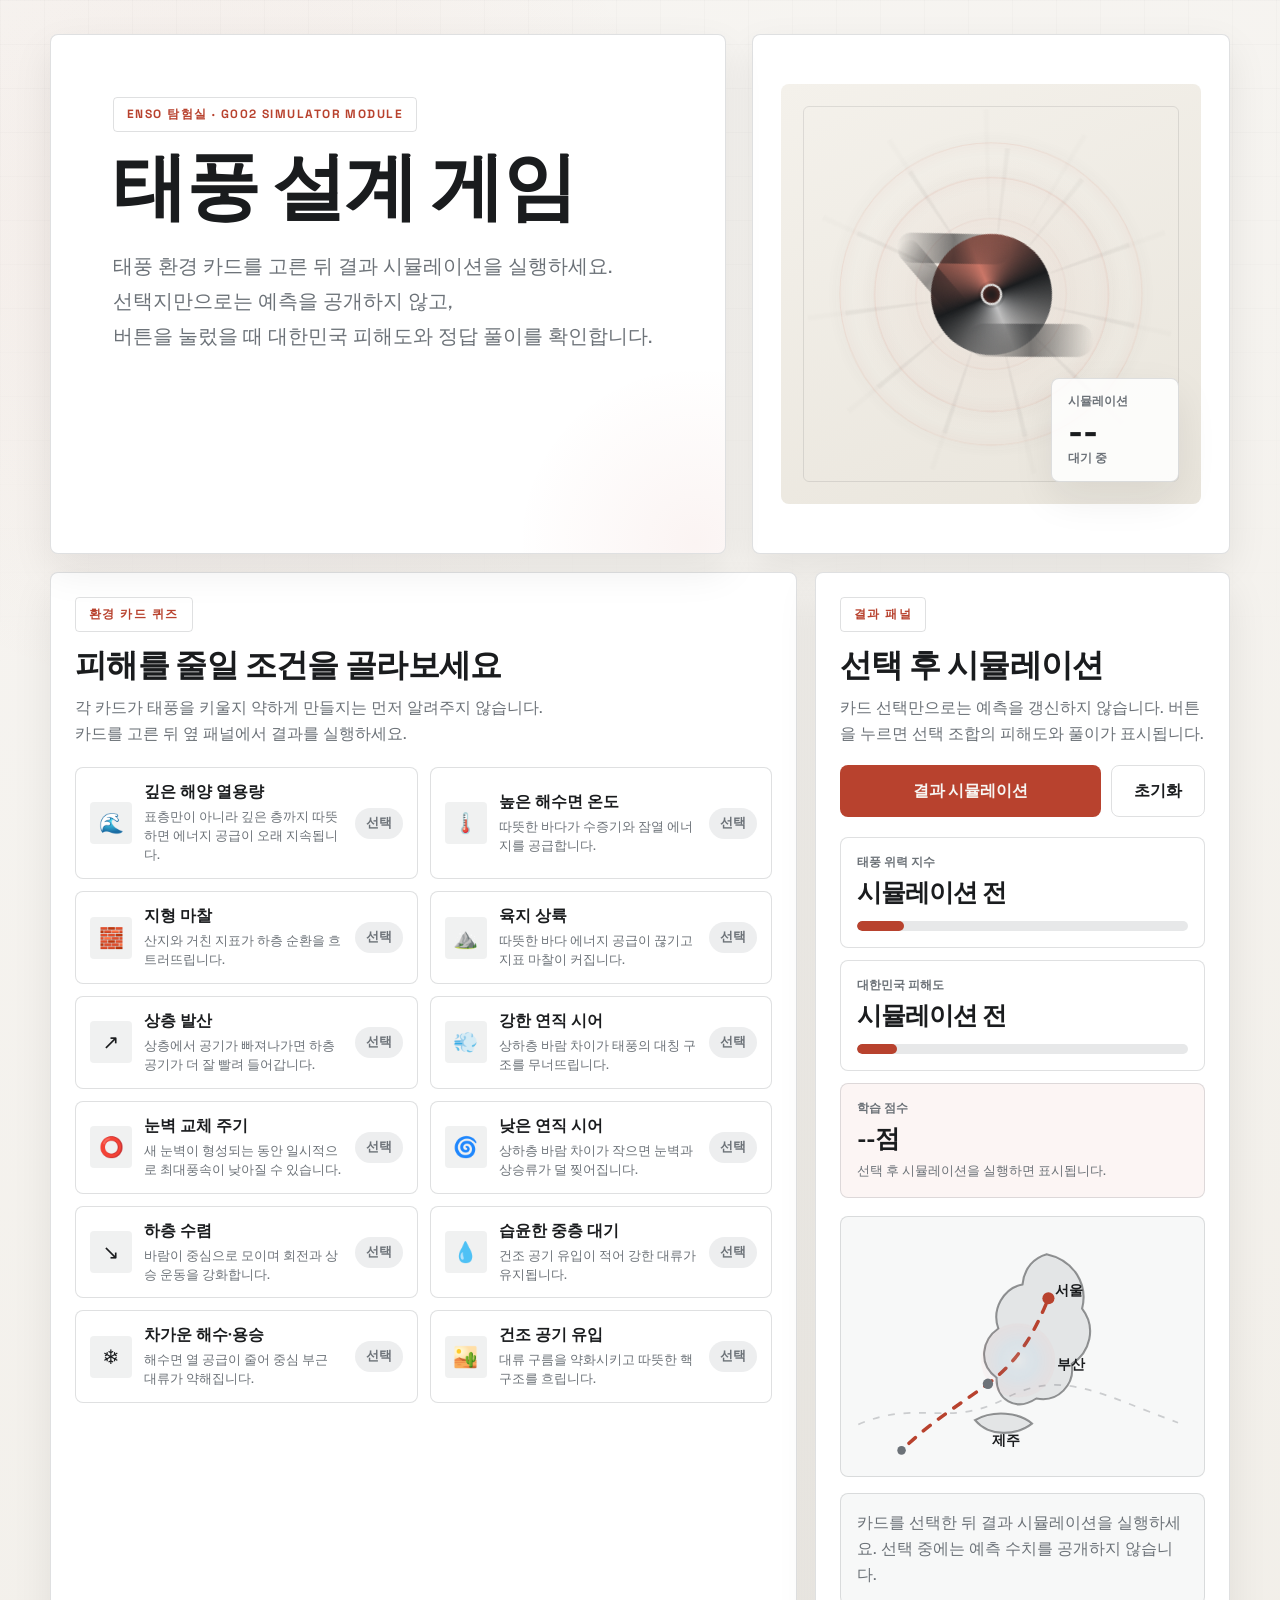
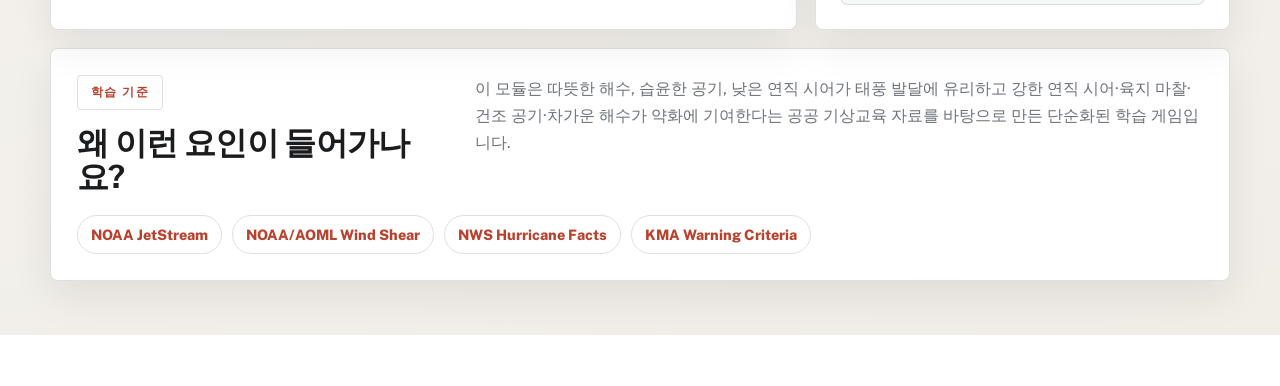
<file: index.html>
<!doctype html>
<html lang="ko">
<head>
  <meta charset="utf-8" />
  <meta http-equiv="refresh" content="0; url=./typhoon-game.html" />
  <title>태풍 설계 게임</title>
</head>
<body>
  <p>게임으로 이동 중… 자동으로 안 넘어가면 <a href="./typhoon-game.html">여기를 누르세요</a>.</p>
</body>
</html>
</file>
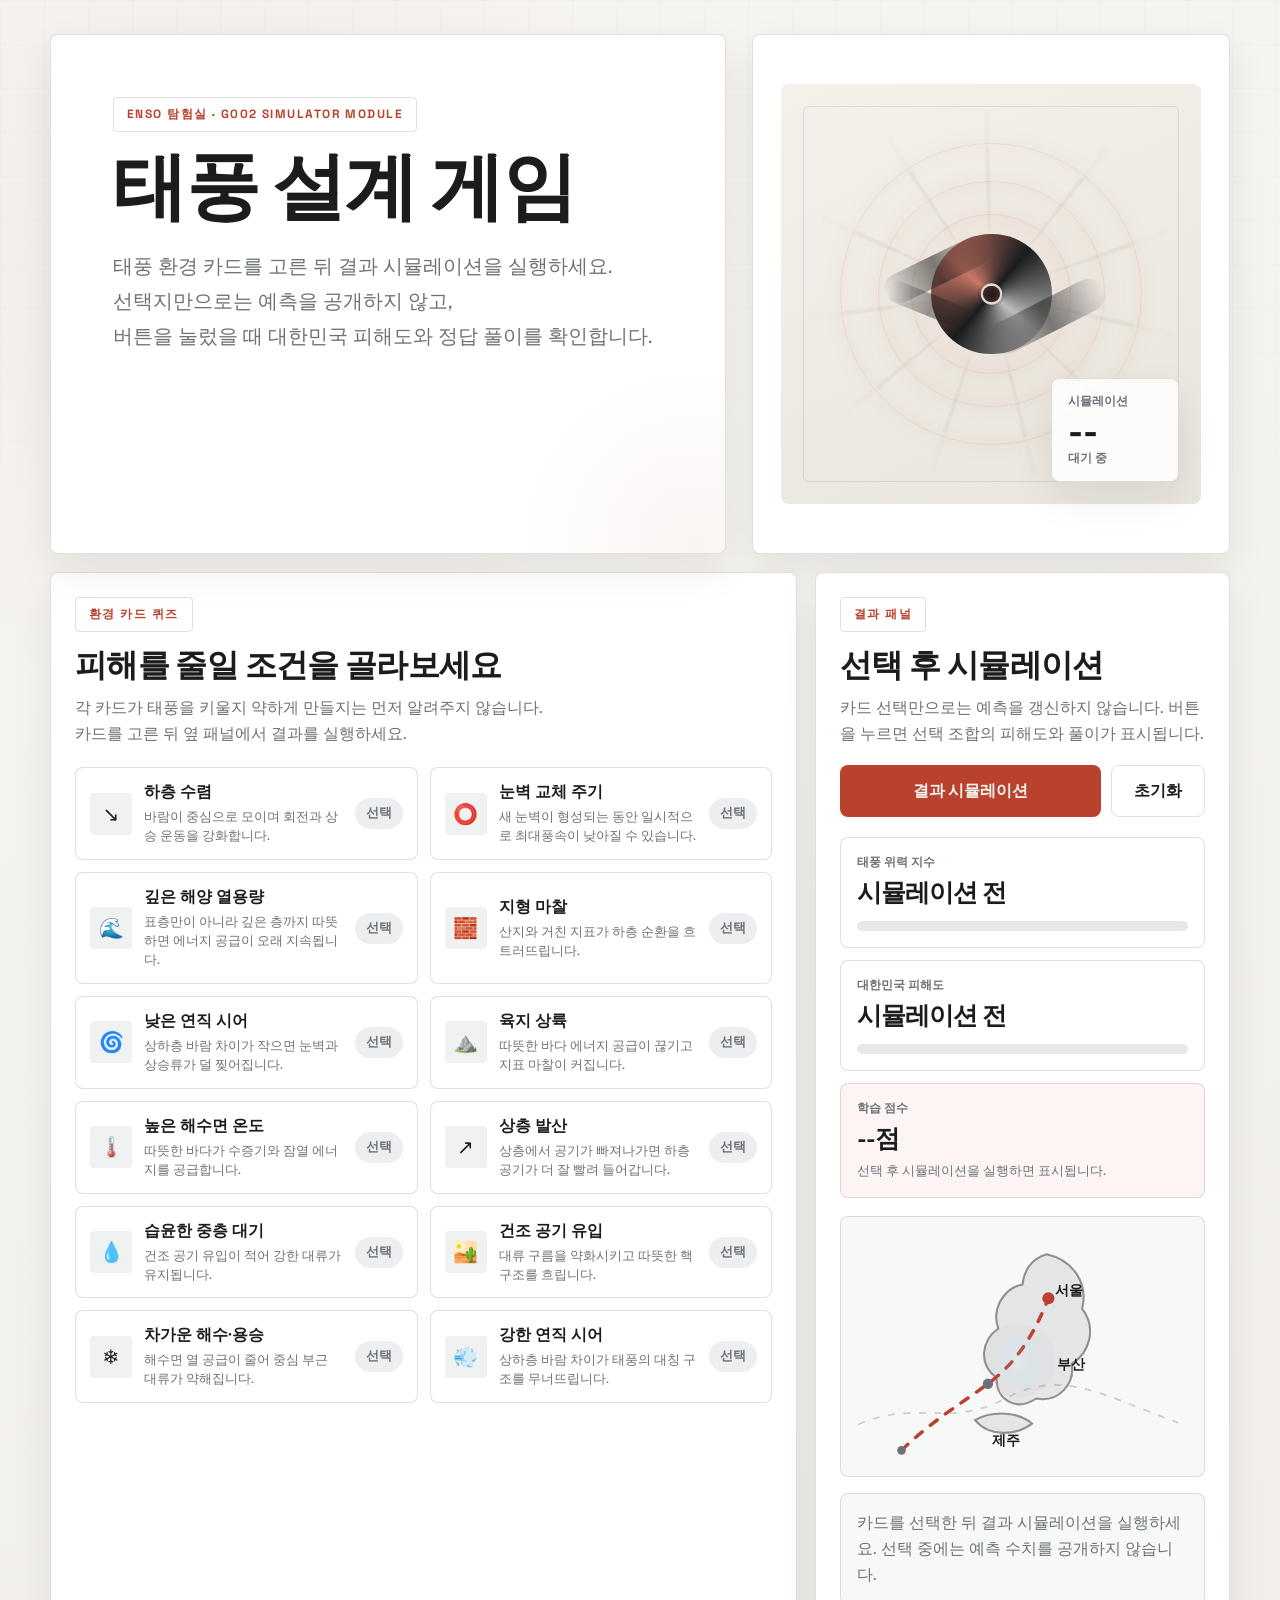
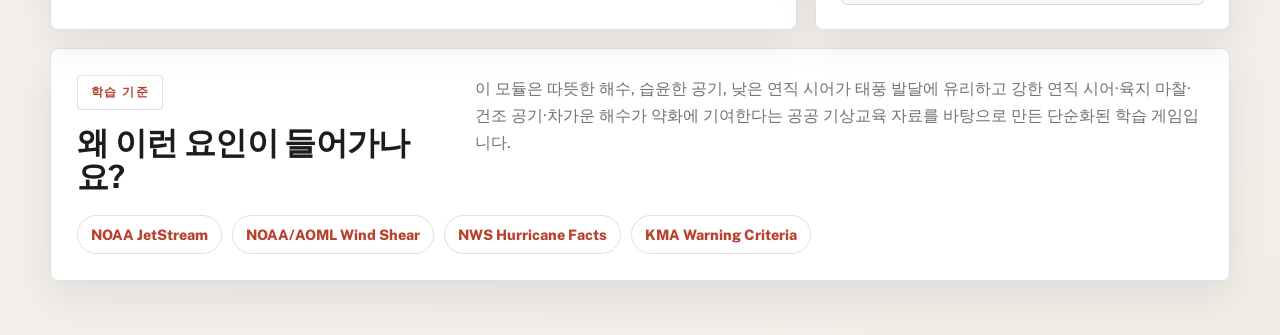
<file: typhoon-game.html>
<!doctype html>
<html lang="ko">
<head>
  <meta charset="utf-8" />
  <meta name="viewport" content="width=device-width, initial-scale=1" />
  <title>ENSO 탐험실 | 태풍 설계 게임</title>
  <meta name="description" content="태풍의 강화·약화 요인을 클릭해 태풍 위력과 대한민국 피해 점수를 학습하는 교육용 웹 게임" />
  <link rel="stylesheet" href="./typhoon-game.css" />
  <!-- Heritage 테마: 이 줄만 지우면 기존 다크 테마로 복귀 -->
  <link rel="stylesheet" href="./theme-heritage.css" />
</head>
<body>
  <main class="app-shell">
    <section class="hero" aria-labelledby="page-title">
      <div class="hero__copy">
        <p class="eyebrow">ENSO 탐험실 · G002 Simulator Module</p>
        <h1 id="page-title">태풍 설계 게임</h1>
        <p class="hero__lead">
          태풍 환경 카드를 고른 뒤 결과 시뮬레이션을 실행하세요.<br />
          선택지만으로는 예측을 공개하지 않고,<br />
          버튼을 눌렀을 때 대한민국 피해도와 정답 풀이를 확인합니다.
        </p>
      </div>

      <aside class="hero__visual" aria-label="현재 태풍 상태 시각화">
        <div class="storm-stage" id="stormStage">
          <div class="orbit orbit--outer"></div>
          <div class="orbit orbit--middle"></div>
          <div class="orbit orbit--inner"></div>
          <div class="rain rain--a"></div>
          <div class="rain rain--b"></div>
          <div class="storm-core" aria-hidden="true">
            <span class="band band--one"></span>
            <span class="band band--two"></span>
            <span class="band band--three"></span>
            <span class="eye"></span>
          </div>
          <div class="storm-readout">
            <span>시뮬레이션</span>
            <strong id="powerValue">--</strong>
            <em id="powerLabel">대기 중</em>
          </div>
        </div>
      </aside>
    </section>

    <section class="dashboard" aria-label="태풍 요인 선택과 결과 시뮬레이션">
      <article class="factor-panel factor-panel--quiz">
        <div class="section-heading">
          <span class="panel-kicker">환경 카드 퀴즈</span>
          <h2>피해를 줄일 조건을 골라보세요</h2>
          <p>각 카드가 태풍을 키울지 약하게 만들지는 먼저 알려주지 않습니다.<br />카드를 고른 뒤 옆 패널에서 결과를 실행하세요.</p>
        </div>
        <div class="factor-grid" id="quizList" aria-label="태풍 환경 조건 퀴즈 선택지"></div>
      </article>

      <article class="live-panel" aria-live="polite">
        <div class="section-heading">
          <span class="panel-kicker">결과 패널</span>
          <h2>선택 후 시뮬레이션</h2>
          <p>카드 선택만으로는 예측을 갱신하지 않습니다. 버튼을 누르면 선택 조합의 피해도와 풀이가 표시됩니다.</p>
        </div>
        <div class="simulation-actions" aria-label="시뮬레이션 조작">
          <button class="primary-action" id="simulateButton" type="button">결과 시뮬레이션</button>
          <button class="secondary-action" id="resetButton" type="button">초기화</button>
        </div>

        <div class="metric-stack">
          <div class="metric-card">
            <span>태풍 위력 지수</span>
            <strong id="intensityMetric">시뮬레이션 전</strong>
            <div class="meter"><i id="intensityMeter"></i></div>
          </div>
          <div class="metric-card">
            <span>대한민국 피해도</span>
            <strong id="damageMetric">시뮬레이션 전</strong>
            <div class="meter meter--danger"><i id="damageMeter"></i></div>
          </div>
          <div class="metric-card metric-card--score">
            <span>학습 점수</span>
            <strong id="scoreMetric">--점</strong>
            <small>선택 후 시뮬레이션을 실행하면 표시됩니다.</small>
          </div>
        </div>

        <div class="korea-map" aria-label="대한민국 영향 경로 도식">
          <svg viewBox="0 0 420 300" role="img" aria-labelledby="mapTitle mapDesc">
            <title id="mapTitle">대한민국 주변 태풍 영향 도식</title>
            <desc id="mapDesc">남쪽 해상에서 접근하는 태풍 경로와 한반도 영향권을 단순화해 표시합니다.</desc>
            <defs>
              <radialGradient id="impactGradient" cx="50%" cy="50%" r="50%">
                <stop offset="0%" stop-color="rgba(255,255,255,.95)" />
                <stop offset="50%" stop-color="rgba(95,188,255,.38)" />
                <stop offset="100%" stop-color="rgba(255,98,98,.25)" />
              </radialGradient>
            </defs>
            <path class="sea-grid" d="M20 240 C90 210 125 245 190 210 S300 205 390 238" />
            <path class="korea-shape" d="M238 43 C270 50 286 78 279 106 C296 128 288 157 267 170 C271 194 251 215 226 210 C202 226 179 211 180 186 C158 170 163 142 182 129 C174 107 188 82 210 78 C212 58 224 47 238 43 Z" />
            <path class="jeju-shape" d="M155 235 C176 223 207 226 221 239 C203 253 172 255 155 235 Z" />
            <path class="track-line" d="M70 270 C105 236 139 216 170 193 C205 167 224 134 240 94" />
            <circle class="impact-ring" id="impactRing" cx="205" cy="166" r="74" />
            <circle class="track-dot track-dot--one" cx="70" cy="270" r="5" />
            <circle class="track-dot track-dot--two" cx="170" cy="193" r="6" />
            <circle class="track-dot track-dot--three" cx="240" cy="94" r="7" />
            <text class="map-label" x="248" y="90">서울</text>
            <text class="map-label" x="250" y="176">부산</text>
            <text class="map-label" x="175" y="264">제주</text>
          </svg>
        </div>

        <div class="analysis-box" id="analysisBox">
          카드를 선택한 뒤 결과 시뮬레이션을 실행하세요. 선택 중에는 예측 수치를 공개하지 않습니다.
        </div>
      </article>
    </section>

    <section class="result-screen" id="resultScreen" tabindex="-1" hidden>
      <div class="storm-3d-section" aria-label="선택 결과 바람 흐름 시각화">
        <div class="storm-3d-copy">
          <span class="panel-kicker">선택의 결과</span>
          <h2 id="storm3dTitle">시뮬레이션 대기 중</h2>
          <p id="storm3dSummary">카드를 고르고 결과 시뮬레이션을 실행하면 실제 바람 흐름 지도에 한반도 주변 태풍이 표시됩니다.</p>
        </div>
        <div class="storm-3d-stage">
          <canvas id="storm3dCanvas" aria-label="실제 바람 흐름과 태풍 장면"></canvas>
          <div class="storm-3d-overlay">
            <span>대한민국 피해도</span>
            <strong id="storm3dImpact">--</strong>
          </div>
          <div class="storm-3d-hint" aria-hidden="true">드래그 이동 · 휠 확대</div>
          <div class="storm-3d-legend" aria-hidden="true">
            <span>바람 세기</span>
            <div class="legend-bar"></div>
            <div class="legend-scale"><em>약</em><em>강</em></div>
          </div>
        </div>
      </div>
      <div class="result-card">
        <span class="panel-kicker">최종 결과</span>
        <h2 id="resultTitle">대한민국 피해도: 보통</h2>
        <p id="resultSummary">현재 선택 조합으로 계산한 교육용 결과가 표시됩니다.</p>
        <div class="result-grid">
          <div>
            <span>최종 점수</span>
            <strong id="resultScore">622점</strong>
          </div>
          <div>
            <span>최종 위력</span>
            <strong id="resultPower">48 / 100</strong>
          </div>
          <div>
            <span>피해도</span>
            <strong id="resultDamage">41 / 100</strong>
          </div>
        </div>
        <ul class="risk-list" id="riskList" aria-label="세부 위험 요소"></ul>
        <div class="answer-review" id="answerReview" aria-label="선택한 환경 카드 풀이"></div>
      </div>
    </section>

    <section class="learning-note" aria-labelledby="source-title">
      <div>
        <span class="panel-kicker">학습 기준</span>
        <h2 id="source-title">왜 이런 요인이 들어가나요?</h2>
      </div>
      <p>
        이 모듈은 따뜻한 해수, 습윤한 공기, 낮은 연직 시어가 태풍 발달에 유리하고 강한 연직 시어·육지 마찰·건조 공기·차가운 해수가 약화에 기여한다는
        공공 기상교육 자료를 바탕으로 만든 단순화된 학습 게임입니다.
      </p>
      <nav class="source-links" aria-label="근거 자료 링크">
        <a href="https://www.noaa.gov/jetstream/tropical/tropical-cyclone-introduction" target="_blank" rel="noreferrer">NOAA JetStream</a>
        <a href="https://www.aoml.noaa.gov/impact-of-wind-shear-on-tropical-cyclone-intensity/" target="_blank" rel="noreferrer">NOAA/AOML Wind Shear</a>
        <a href="https://www.weather.gov/source/zhu/ZHU_Training_Page/tropical_stuff/hurricane_anatomy/hurricane_anatomy.html" target="_blank" rel="noreferrer">NWS Hurricane Facts</a>
        <a href="https://www.kma.go.kr/neng/forecast/warning.do" target="_blank" rel="noreferrer">KMA Warning Criteria</a>
      </nav>
    </section>
  </main>

  <script src="./typhoon-game.js" defer></script>
</body>
</html>
</file>
<file: typhoon-game.css>
:root {
  --bg-deep: #071322;
  --bg-blue: #0a2440;
  --panel: rgba(12, 31, 52, 0.78);
  --panel-strong: rgba(16, 43, 72, 0.92);
  --line: rgba(160, 212, 255, 0.20);
  --text: #eef8ff;
  --muted: #aac4d8;
  --accent: #68d8ff;
  --accent-2: #9ee7ff;
  --warm: #ffbd6d;
  --warm-strong: #ff7d55;
  --cool: #7fd0ff;
  --cool-strong: #68f0cb;
  --danger: #ff6666;
  --safe: #7dffca;
  --shadow: 0 28px 90px rgba(0, 0, 0, 0.34);
  --power: 48%;
  --damage: 41%;
  --storm-scale: 1;
  --storm-speed: 7s;
  --wind-alpha: 0.42;
  --impact-scale: 1;
  --orbit-outer: 88%;
  --orbit-middle: 70%;
  --orbit-inner: 52%;
  --rain-alpha-a: 0.42;
  --rain-alpha-b: 0.24;
  --impact-opacity: 0.52;
  font-family: Inter, Pretendard, "Noto Sans KR", system-ui, -apple-system, BlinkMacSystemFont, "Segoe UI", sans-serif;
}

* {
  box-sizing: border-box;
}

body {
  min-height: 100vh;
  margin: 0;
  color: var(--text);
  background:
    radial-gradient(circle at 18% 14%, rgba(75, 198, 255, 0.22), transparent 28rem),
    radial-gradient(circle at 82% 18%, rgba(255, 128, 94, 0.16), transparent 26rem),
    linear-gradient(145deg, var(--bg-deep) 0%, var(--bg-blue) 54%, #091426 100%);
  overflow-x: hidden;
}

body::before {
  position: fixed;
  inset: 0;
  z-index: -2;
  content: "";
  background-image:
    linear-gradient(rgba(255,255,255,0.035) 1px, transparent 1px),
    linear-gradient(90deg, rgba(255,255,255,0.035) 1px, transparent 1px);
  background-size: 44px 44px;
  mask-image: linear-gradient(to bottom, rgba(0,0,0,0.75), transparent 80%);
}

button,
a {
  -webkit-tap-highlight-color: transparent;
}

button {
  font: inherit;
}

.app-shell {
  width: min(1180px, calc(100% - 32px));
  margin: 0 auto;
  padding: 34px 0 54px;
}

.hero {
  display: grid;
  grid-template-columns: minmax(0, 1.02fr) minmax(340px, 0.72fr);
  gap: 26px;
  align-items: stretch;
  min-height: 520px;
}

.hero__copy,
.hero__visual,
.factor-panel,
.live-panel,
.result-card,
.learning-note {
  border: 1px solid var(--line);
  border-radius: 32px;
  background: linear-gradient(160deg, rgba(14, 38, 64, 0.92), rgba(6, 20, 36, 0.70));
  box-shadow: var(--shadow);
  backdrop-filter: blur(18px);
}

.hero__copy {
  position: relative;
  overflow: hidden;
  padding: clamp(30px, 6vw, 62px);
}

.hero__copy::after {
  position: absolute;
  right: -150px;
  bottom: -170px;
  width: 360px;
  height: 360px;
  border-radius: 999px;
  content: "";
  background: radial-gradient(circle, rgba(104,216,255,0.28), transparent 68%);
}

.eyebrow,
.panel-kicker {
  display: inline-flex;
  align-items: center;
  width: fit-content;
  margin: 0 0 16px;
  padding: 8px 13px;
  border: 1px solid rgba(104, 216, 255, 0.28);
  border-radius: 999px;
  color: var(--accent-2);
  background: rgba(104, 216, 255, 0.08);
  font-size: 0.78rem;
  font-weight: 800;
  letter-spacing: 0.08em;
  text-transform: uppercase;
}

h1,
h2 {
  margin: 0;
  letter-spacing: -0.055em;
}

h1 {
  max-width: 780px;
  font-size: clamp(2.4rem, 6vw, 4.6rem);
  line-height: 1.05;
  white-space: nowrap;
  word-break: keep-all;
}

h2 {
  font-size: clamp(1.45rem, 3vw, 2rem);
  line-height: 1.08;
}

.hero__lead {
  position: relative;
  z-index: 1;
  max-width: 650px;
  margin: 26px 0 0;
  color: var(--muted);
  font-size: clamp(1.02rem, 1.6vw, 1.24rem);
  line-height: 1.75;
}

.hero__actions {
  position: relative;
  z-index: 1;
  display: flex;
  flex-wrap: wrap;
  gap: 12px;
  margin-top: 34px;
}

.simulation-actions {
  display: grid;
  grid-template-columns: 1fr auto;
  gap: 10px;
  margin-top: 18px;
}

.simulation-actions .primary-action,
.simulation-actions .secondary-action {
  width: 100%;
}

.primary-action,
.secondary-action {
  min-height: 52px;
  padding: 0 22px;
  border: 0;
  border-radius: 18px;
  color: #04131e;
  font-weight: 900;
  cursor: pointer;
  transition: transform 160ms ease, filter 160ms ease, border-color 160ms ease;
}

.primary-action {
  background: linear-gradient(135deg, var(--accent), var(--safe));
}

.secondary-action {
  border: 1px solid rgba(255, 255, 255, 0.20);
  color: var(--text);
  background: rgba(255, 255, 255, 0.08);
}

.primary-action:hover,
.secondary-action:hover,
.factor-button:hover {
  transform: translateY(-2px);
  filter: brightness(1.06);
}

.primary-action:focus-visible,
.secondary-action:focus-visible,
.factor-button:focus-visible,
.source-links a:focus-visible {
  outline: 3px solid rgba(126, 255, 202, 0.72);
  outline-offset: 4px;
}

.hero__visual {
  display: grid;
  place-items: center;
  min-height: 440px;
  padding: 24px;
  overflow: hidden;
}

.storm-stage {
  position: relative;
  display: grid;
  place-items: center;
  width: min(100%, 420px);
  aspect-ratio: 1;
  border-radius: 36px;
  background:
    radial-gradient(circle at center, rgba(255,255,255,0.16), transparent 16%),
    radial-gradient(circle at 50% 50%, rgba(104,216,255,0.12), transparent 46%),
    linear-gradient(155deg, rgba(4, 20, 37, 0.94), rgba(18, 58, 87, 0.62));
  isolation: isolate;
}

.storm-stage::before {
  position: absolute;
  inset: 22px;
  border: 1px solid rgba(255,255,255,0.08);
  border-radius: 28px;
  content: "";
}

.orbit,
.rain {
  position: absolute;
  border-radius: 999px;
  pointer-events: none;
}

.orbit {
  border: 1px solid rgba(153, 224, 255, var(--wind-alpha));
  box-shadow: inset 0 0 30px rgba(95, 188, 255, 0.08), 0 0 34px rgba(95, 188, 255, 0.08);
  animation: pulse 2.8s ease-in-out infinite;
}

.orbit--outer {
  width: var(--orbit-outer);
  height: var(--orbit-outer);
}

.orbit--middle {
  width: var(--orbit-middle);
  height: var(--orbit-middle);
  animation-delay: -0.8s;
}

.orbit--inner {
  width: var(--orbit-inner);
  height: var(--orbit-inner);
  animation-delay: -1.7s;
}

.rain {
  width: 70%;
  height: 70%;
  opacity: var(--rain-alpha-a);
  background: repeating-conic-gradient(from 20deg, transparent 0deg 17deg, rgba(255,255,255,0.36) 18deg 19deg, transparent 20deg 32deg);
  mask-image: radial-gradient(circle, transparent 0 27%, black 32% 72%, transparent 76%);
  animation: rotateRain calc(var(--storm-speed) * 0.85) linear infinite;
}

.rain--b {
  width: 88%;
  height: 88%;
  opacity: var(--rain-alpha-b);
  animation-direction: reverse;
}

.storm-core {
  position: relative;
  width: calc(168px * var(--storm-scale));
  height: calc(168px * var(--storm-scale));
  border-radius: 999px;
  background:
    radial-gradient(circle at center, rgba(5, 24, 38, 1) 0 12%, transparent 13%),
    conic-gradient(from 40deg, rgba(255,255,255,0.92), rgba(126,210,255,0.16), rgba(255,255,255,0.76), rgba(255,133,104,0.36), rgba(255,255,255,0.9));
  box-shadow:
    0 0 calc(28px + var(--power) / 3) rgba(104, 216, 255, 0.42),
    0 0 calc(54px + var(--power) / 2) rgba(255, 116, 93, 0.20);
  animation: spinStorm var(--storm-speed) linear infinite;
}

.band {
  position: absolute;
  border-radius: 999px;
  background: linear-gradient(90deg, transparent, rgba(255,255,255,0.76), transparent);
  filter: blur(0.5px);
}

.band--one {
  top: 18%;
  left: -42%;
  width: 94%;
  height: 25%;
  transform: rotate(-26deg);
}

.band--two {
  right: -48%;
  bottom: 18%;
  width: 104%;
  height: 27%;
  transform: rotate(-27deg);
}

.band--three {
  top: 51%;
  left: -38%;
  width: 78%;
  height: 18%;
  transform: rotate(22deg);
  opacity: 0.78;
}

.eye {
  position: absolute;
  inset: 43%;
  border-radius: 999px;
  background: #071322;
  box-shadow: 0 0 0 6px rgba(255,255,255,0.16), inset 0 0 9px rgba(104,216,255,0.58);
}

.storm-readout {
  position: absolute;
  right: 22px;
  bottom: 22px;
  min-width: 128px;
  padding: 14px 16px;
  border: 1px solid rgba(255,255,255,0.13);
  border-radius: 20px;
  background: rgba(2, 10, 19, 0.58);
  box-shadow: 0 16px 40px rgba(0,0,0,0.22);
}

.storm-readout span,
.storm-readout em,
.metric-card span,
.result-grid span {
  display: block;
  color: var(--muted);
  font-size: 0.78rem;
  font-style: normal;
  font-weight: 800;
}

.storm-readout strong {
  display: block;
  margin-top: 2px;
  font-size: 2.4rem;
  line-height: 1;
}

.dashboard {
  display: grid;
  grid-template-columns: minmax(0, 1.35fr) minmax(320px, 0.75fr);
  gap: 18px;
  margin-top: 18px;
}

.factor-panel,
.live-panel {
  padding: 24px;
}

.section-heading p {
  margin: 12px 0 0;
  color: var(--muted);
  line-height: 1.65;
}

.factor-grid {
  display: grid;
  grid-template-columns: repeat(2, minmax(0, 1fr));
  gap: 12px;
  margin-top: 20px;
}

.factor-button {
  position: relative;
  display: grid;
  grid-template-columns: auto 1fr auto;
  gap: 12px;
  align-items: center;
  width: 100%;
  min-height: 78px;
  padding: 14px 14px;
  border: 1px solid rgba(255,255,255,0.12);
  border-radius: 22px;
  color: var(--text);
  background: rgba(255,255,255,0.055);
  cursor: pointer;
  text-align: left;
  transition: transform 160ms ease, border-color 160ms ease, background 160ms ease;
}

.factor-button[aria-pressed="true"] {
  border-color: rgba(126, 255, 202, 0.58);
  background: linear-gradient(135deg, rgba(126,255,202,0.16), rgba(104,216,255,0.10));
}


.factor-icon {
  display: grid;
  place-items: center;
  width: 42px;
  height: 42px;
  border-radius: 15px;
  background: rgba(255,255,255,0.09);
  font-size: 1.25rem;
}

.factor-text strong {
  display: block;
  font-size: 0.98rem;
}

.factor-text small {
  display: block;
  margin-top: 4px;
  color: var(--muted);
  line-height: 1.42;
}

.factor-status {
  min-width: 48px;
  padding: 7px 8px;
  border-radius: 999px;
  color: var(--muted);
  text-align: center;
  font-size: 0.8rem;
  font-weight: 900;
  background: rgba(255,255,255,0.10);
}

.factor-button[aria-pressed="true"] .factor-status {
  color: #04131e;
  background: linear-gradient(135deg, var(--accent), var(--safe));
}

.metric-stack {
  display: grid;
  gap: 12px;
  margin-top: 20px;
}

.metric-card {
  padding: 16px;
  border: 1px solid rgba(255,255,255,0.10);
  border-radius: 22px;
  background: rgba(255,255,255,0.055);
}

.metric-card strong {
  display: block;
  margin-top: 5px;
  font-size: 1.54rem;
  letter-spacing: -0.04em;
}

.metric-card small {
  display: block;
  margin-top: 6px;
  color: var(--muted);
  line-height: 1.45;
}

.metric-card--score {
  background: linear-gradient(135deg, rgba(126,255,202,0.13), rgba(104,216,255,0.06));
}

.meter {
  height: 10px;
  margin-top: 12px;
  border-radius: 999px;
  overflow: hidden;
  background: rgba(255,255,255,0.10);
}

.meter i {
  display: block;
  width: var(--power);
  height: 100%;
  border-radius: inherit;
  background: linear-gradient(90deg, var(--cool-strong), var(--accent), var(--warm));
  transition: width 240ms ease;
}

.meter--danger i {
  width: var(--damage);
  background: linear-gradient(90deg, var(--safe), var(--warm), var(--danger));
}

.korea-map {
  margin-top: 18px;
  overflow: hidden;
  border: 1px solid rgba(255,255,255,0.10);
  border-radius: 24px;
  background: radial-gradient(circle at 52% 52%, rgba(104,216,255,0.14), transparent 58%), rgba(255,255,255,0.04);
}

.korea-map svg {
  display: block;
  width: 100%;
  height: auto;
}

.sea-grid {
  fill: none;
  stroke: rgba(255,255,255,0.18);
  stroke-width: 2;
  stroke-dasharray: 8 10;
}

.korea-shape,
.jeju-shape {
  fill: rgba(255,255,255,0.12);
  stroke: rgba(255,255,255,0.48);
  stroke-width: 2.4;
}

.track-line {
  fill: none;
  stroke: rgba(126, 255, 202, 0.86);
  stroke-width: 4;
  stroke-linecap: round;
  stroke-dasharray: 10 12;
  animation: dashTrack 1.4s linear infinite;
}

.impact-ring {
  fill: url(#impactGradient);
  opacity: var(--impact-opacity);
  transform-box: fill-box;
  transform-origin: center;
  transform: scale(var(--impact-scale));
  transition: opacity 240ms ease, transform 240ms ease;
}

.track-dot {
  fill: var(--safe);
  filter: drop-shadow(0 0 10px rgba(126,255,202,0.62));
}

.track-dot--three {
  fill: var(--warm);
}

.map-label {
  fill: rgba(238,248,255,0.86);
  font-size: 16px;
  font-weight: 900;
}

.analysis-box {
  margin-top: 16px;
  white-space: pre-line;
  padding: 16px;
  border: 1px solid rgba(104,216,255,0.18);
  border-radius: 22px;
  color: var(--muted);
  background: rgba(104,216,255,0.07);
  line-height: 1.62;
}

.result-screen {
  margin-top: 18px;
}

.storm-3d-section {
  position: relative;
  display: grid;
  grid-template-columns: minmax(240px, 0.42fr) minmax(0, 1fr);
  gap: 24px;
  align-items: stretch;
  min-height: 460px;
  margin-top: 18px;
  padding: clamp(20px, 3vw, 30px);
  border: 1px solid var(--line);
  border-radius: 32px;
  background: linear-gradient(160deg, rgba(14, 38, 64, 0.92), rgba(6, 20, 36, 0.70));
  box-shadow: var(--shadow);
  backdrop-filter: blur(18px);
  overflow: hidden;
}

.storm-3d-copy {
  align-self: end;
  padding: 20px 0 28px;
}

.storm-3d-copy h2 {
  max-width: 18ch;
  font-size: clamp(1.25rem, 1.9vw, 1.65rem);
  line-height: 1.3;
  letter-spacing: -0.03em;
  word-break: keep-all;
  overflow-wrap: anywhere;
}

.storm-3d-copy p {
  max-width: 390px;
  margin: 14px 0 0;
  color: var(--muted);
  line-height: 1.7;
}

.storm-3d-stage {
  position: relative;
  min-height: 420px;
  border: 1px solid rgba(120, 180, 240, 0.18);
  border-radius: 22px;
  overflow: hidden;
  background: linear-gradient(165deg, rgba(8, 26, 46, 0.6), rgba(5, 16, 30, 0.4));
  box-shadow: inset 0 0 60px rgba(0, 0, 0, 0.45);
}

.storm-3d-stage canvas {
  display: block;
  width: 100%;
  height: 100%;
  min-height: 420px;
  border-radius: 22px;
  cursor: grab;
  touch-action: none;
  user-select: none;
}

.storm-3d-stage canvas:active {
  cursor: grabbing;
}

.storm-3d-overlay {
  position: absolute;
  right: 18px;
  bottom: 18px;
  min-width: 150px;
  padding: 13px 15px;
  border: 1px solid rgba(255,255,255,0.12);
  border-radius: 18px;
  background: rgba(2,10,19,0.62);
  backdrop-filter: blur(12px);
}

.storm-3d-overlay span {
  display: block;
  color: var(--muted);
  font-size: 0.78rem;
  font-weight: 800;
}

.storm-3d-overlay strong {
  display: block;
  margin-top: 3px;
  font-size: 1.9rem;
}

.storm-3d-legend {
  position: absolute;
  left: 16px;
  bottom: 16px;
  display: flex;
  flex-direction: column;
  gap: 6px;
  padding: 11px 13px;
  border: 1px solid rgba(255, 255, 255, 0.12);
  border-radius: 14px;
  background: rgba(2, 10, 19, 0.55);
  backdrop-filter: blur(10px);
}

.storm-3d-legend > span {
  color: var(--muted);
  font-size: 0.7rem;
  font-weight: 800;
  letter-spacing: 0.04em;
}

.storm-3d-legend .legend-bar {
  width: 154px;
  height: 8px;
  border-radius: 999px;
  background: linear-gradient(90deg, rgb(46, 92, 196), rgb(72, 212, 160), rgb(252, 250, 150));
}

.storm-3d-legend .legend-scale {
  display: flex;
  justify-content: space-between;
  color: var(--muted);
  font-size: 0.66rem;
  font-weight: 700;
}

.storm-3d-legend .legend-scale em {
  font-style: normal;
}

.storm-3d-hint {
  position: absolute;
  top: 14px;
  left: 16px;
  padding: 7px 11px;
  border: 1px solid rgba(255, 255, 255, 0.1);
  border-radius: 999px;
  background: rgba(2, 10, 19, 0.5);
  backdrop-filter: blur(8px);
  color: var(--muted);
  font-size: 0.72rem;
  font-weight: 700;
}

.result-card {
  padding: clamp(24px, 5vw, 38px);
  background:
    radial-gradient(circle at 18% 18%, rgba(126,255,202,0.16), transparent 20rem),
    linear-gradient(150deg, rgba(17,45,75,0.96), rgba(6, 20, 36, 0.84));
}

.result-card p {
  max-width: 880px;
  color: var(--muted);
  line-height: 1.7;
  word-break: keep-all;
}

.result-grid {
  display: grid;
  grid-template-columns: repeat(3, minmax(0, 1fr));
  gap: 12px;
  margin-top: 20px;
}

.result-grid div {
  padding: 18px;
  border: 1px solid rgba(255,255,255,0.10);
  border-radius: 22px;
  background: rgba(255,255,255,0.06);
}

.result-grid strong {
  display: block;
  margin-top: 6px;
  font-size: clamp(1.5rem, 4vw, 2.2rem);
}

.risk-list {
  display: grid;
  grid-template-columns: repeat(3, minmax(0, 1fr));
  gap: 12px;
  margin: 18px 0 0;
  padding: 0;
  list-style: none;
}

.risk-list li {
  padding: 15px;
  border: 1px solid rgba(255,255,255,0.10);
  border-radius: 20px;
  color: var(--muted);
  background: rgba(255,255,255,0.045);
}

.risk-list strong {
  display: block;
  margin-bottom: 5px;
  color: var(--text);
}

.answer-review {
  margin-top: 18px;
  padding: 18px;
  border: 1px solid rgba(126,255,202,0.20);
  border-radius: 22px;
  background: rgba(126,255,202,0.07);
}

.answer-review:empty {
  display: none;
}

.answer-review > strong {
  display: block;
  margin-bottom: 10px;
  font-size: 1rem;
}

.answer-review ul {
  display: grid;
  gap: 10px;
  margin: 0;
  padding: 0;
  list-style: none;
}

.answer-review li {
  padding: 12px;
  border: 1px solid rgba(255,255,255,0.10);
  border-radius: 16px;
  background: rgba(255,255,255,0.045);
}

.answer-review li strong,
.answer-review li span,
.answer-review p {
  display: block;
  margin: 0;
  line-height: 1.55;
}

.answer-review li span,
.answer-review p {
  color: var(--muted);
}

.answer-review p {
  margin-top: 12px;
}

.learn-item {
  margin-top: 10px;
  border: 1px solid var(--line);
  border-radius: 12px;
  background: rgba(255, 255, 255, 0.04);
  overflow: hidden;
}

.learn-item summary {
  display: flex;
  flex-wrap: wrap;
  align-items: center;
  gap: 8px 10px;
  padding: 13px 14px;
  cursor: pointer;
  list-style: none;
  font-weight: 800;
}

.learn-item summary::-webkit-details-marker {
  display: none;
}

.learn-item summary::after {
  margin-left: auto;
  content: "펼치기 +";
  color: var(--muted);
  font-size: 0.78rem;
  font-weight: 800;
}

.learn-item[open] summary::after {
  content: "접기 −";
}

.learn-ico {
  font-size: 1.2rem;
}

.learn-name {
  font-size: 1rem;
}

.learn-tag {
  padding: 4px 9px;
  border-radius: 999px;
  font-size: 0.74rem;
  font-weight: 800;
}

.learn-tag.is-up {
  color: var(--warm-strong);
  background: rgba(255, 125, 85, 0.14);
}

.learn-tag.is-down {
  color: var(--safe);
  background: rgba(125, 255, 202, 0.14);
}

.learn-body {
  padding: 4px 16px 16px;
}

.learn-chain {
  display: flex;
  flex-direction: column;
  gap: 4px;
}

.learn-step {
  padding: 9px 12px;
  border: 1px solid var(--line);
  border-radius: 8px;
  background: rgba(255, 255, 255, 0.05);
  color: var(--text);
  line-height: 1.5;
}

.learn-arrow {
  align-self: center;
  color: var(--accent);
  font-size: 1rem;
  font-style: normal;
  line-height: 1;
}

.learn-impacts {
  display: flex;
  flex-wrap: wrap;
  gap: 6px;
  margin-top: 12px;
}

.learn-chip {
  padding: 5px 10px;
  border-radius: 999px;
  font-size: 0.78rem;
  font-weight: 800;
}

.learn-chip.is-up {
  color: var(--warm-strong);
  background: rgba(255, 125, 85, 0.12);
}

.learn-chip.is-down {
  color: var(--safe);
  background: rgba(125, 255, 202, 0.12);
}

.learn-extra {
  margin-top: 14px;
  color: var(--muted);
  line-height: 1.6;
}

.learn-summary {
  margin-top: 14px;
  padding: 14px 16px;
  border: 1px solid var(--line);
  border-radius: 12px;
  background: rgba(104, 216, 255, 0.06);
}

.learn-summary p {
  margin: 0 0 8px;
  color: var(--muted);
  line-height: 1.6;
}

.learn-summary p:last-child {
  margin-bottom: 0;
}

.learn-summary b {
  color: var(--text);
}

.learn-formula {
  padding: 10px 12px;
  border-radius: 8px;
  background: rgba(255, 255, 255, 0.05);
  font-size: 0.92rem;
  word-break: keep-all;
}

.learn-tip {
  color: var(--accent) !important;
  font-weight: 700;
}

.learning-note {
  display: grid;
  grid-template-columns: 0.52fr 1fr;
  gap: 20px;
  align-items: start;
  margin-top: 18px;
  padding: 26px;
}

.learning-note p {
  margin: 0;
  color: var(--muted);
  line-height: 1.7;
}

.source-links {
  grid-column: 1 / -1;
  display: flex;
  flex-wrap: wrap;
  gap: 10px;
}

.source-links a {
  padding: 10px 13px;
  border: 1px solid rgba(255,255,255,0.12);
  border-radius: 999px;
  color: var(--accent-2);
  background: rgba(255,255,255,0.06);
  font-size: 0.9rem;
  font-weight: 800;
  text-decoration: none;
}

@keyframes spinStorm {
  to { transform: rotate(360deg); }
}

@keyframes rotateRain {
  to { transform: rotate(-360deg); }
}

@keyframes pulse {
  0%, 100% { transform: scale(0.94); opacity: 0.56; }
  50% { transform: scale(1.04); opacity: 1; }
}

@keyframes dashTrack {
  to { stroke-dashoffset: -22; }
}

@media (max-width: 1060px) {
  .hero,
  .dashboard,
  .learning-note {
    grid-template-columns: 1fr;
  }

  .hero {
    min-height: auto;
  }

  .hero__visual {
    min-height: auto;
  }

  .storm-3d-section {
    grid-template-columns: 1fr;
    min-height: auto;
  }

  .storm-3d-copy {
    padding: 0;
  }

  .storm-3d-stage,
  .storm-3d-stage canvas {
    min-height: 340px;
  }
}


@media (max-width: 720px) {
  .app-shell {
    width: min(100% - 22px, 1180px);
    padding-top: 18px;
  }

  .hero__copy,
  .factor-panel,
  .live-panel,
  .result-card,
  .learning-note {
    border-radius: 24px;
    padding: 20px;
  }

  .storm-stage {
    border-radius: 24px;
  }

  .factor-grid {
    grid-template-columns: 1fr;
  }

  .factor-button {
    grid-template-columns: auto 1fr;
  }

  .simulation-actions {
    grid-template-columns: 1fr;
  }

  .factor-status {
    grid-column: 2;
    justify-self: start;
  }

  .result-grid,
  .risk-list {
    grid-template-columns: 1fr;
  }

  .storm-3d-section {
    padding: 18px;
    border-radius: 24px;
  }

  .storm-3d-overlay {
    top: 14px;
    right: 14px;
    bottom: auto;
    min-width: 0;
    padding: 9px 12px;
  }

  .storm-3d-overlay strong {
    font-size: 1.3rem;
  }

  .storm-3d-hint {
    display: none;
  }
}

@media (prefers-reduced-motion: reduce) {
  *,
  *::before,
  *::after {
    scroll-behavior: auto !important;
    animation-duration: 0.001ms !important;
    animation-iteration-count: 1 !important;
    transition-duration: 0.001ms !important;
  }
}
</file>
<file: theme-heritage.css>
/*
 * Heritage 테마 — Architectural Minimalism + Journalistic Gravitas
 * 적용: typhoon-game.css 뒤에 이 파일 <link> 한 줄만 추가.
 * 되돌리기: HTML에서 이 <link> 한 줄만 제거하면 기존 다크 테마로 복귀.
 */
@import url('https://fonts.googleapis.com/css2?family=Public+Sans:wght@400;500;600;700;800;900&family=Space+Grotesk:wght@500;600;700&display=swap');

:root {
  --bg-deep: #F7F5F2;
  --bg-blue: #F0EDE7;
  --panel: #FFFFFF;
  --panel-strong: #FFFFFF;
  --line: rgba(108, 114, 120, 0.22);
  --text: #1A1C1E;
  --muted: #6C7278;
  --accent: #B8422E;
  --accent-2: #B8422E;
  --warm: #B8422E;
  --warm-strong: #B8422E;
  --cool: #6C7278;
  --cool-strong: #6C7278;
  --danger: #B8422E;
  --safe: #6C7278;
  --shadow: 0 16px 40px rgba(26, 28, 30, 0.08);

  /* 캔버스(바람 지도) 팔레트 — 페이퍼 위 잉크 톤 */
  --map-ocean-top: #EFEDE7;
  --map-ocean-bottom: #E3E0D7;
  --map-land: #DCD6C8;
  --map-coast: rgba(26, 28, 30, 0.55);
  --map-grid: rgba(108, 114, 120, 0.16);
  --map-marker: #B8422E;
  --wind-low: 170, 174, 178;
  --wind-mid: 108, 114, 120;
  --wind-high: 184, 66, 46;

  font-family: "Public Sans", system-ui, -apple-system, "Noto Sans KR", sans-serif;
}

body {
  color: var(--text);
  font-family: "Public Sans", system-ui, -apple-system, "Noto Sans KR", sans-serif;
  background:
    radial-gradient(circle at 16% 12%, rgba(184, 66, 46, 0.05), transparent 30rem),
    linear-gradient(160deg, #F7F5F2 0%, #F1EEE8 100%);
}

body::before {
  background-image:
    linear-gradient(rgba(26, 28, 30, 0.035) 1px, transparent 1px),
    linear-gradient(90deg, rgba(26, 28, 30, 0.035) 1px, transparent 1px);
  mask-image: linear-gradient(to bottom, rgba(0, 0, 0, 0.5), transparent 78%);
}

/* 패널 — 매트한 카드, 슬레이트 보더, 작은 라운드, 절제된 그림자 */
.hero__copy,
.hero__visual,
.factor-panel,
.live-panel,
.result-card,
.learning-note,
.storm-3d-section {
  border: 1px solid var(--line);
  border-radius: 8px;
  background: #FFFFFF;
  box-shadow: var(--shadow);
  backdrop-filter: none;
}

.hero__copy::after {
  background: radial-gradient(circle, rgba(184, 66, 46, 0.06), transparent 70%);
}

/* 타이포 */
h1,
h2 {
  color: var(--text);
  font-family: "Public Sans", system-ui, sans-serif;
  letter-spacing: -0.02em;
}

h1 {
  font-weight: 900;
  line-height: 1.02;
  word-break: keep-all;
}

.hero__lead,
.section-heading p,
.result-card p,
.learning-note p {
  color: var(--muted);
}

/* 라벨 캡스 — Space Grotesk */
.eyebrow,
.panel-kicker {
  border: 1px solid var(--line);
  border-radius: 4px;
  color: var(--accent);
  background: transparent;
  font-family: "Space Grotesk", "Public Sans", sans-serif;
  font-size: 0.75rem;
  letter-spacing: 0.12em;
}

/* 버튼 — 클레이가 유일한 인터랙션 색 */
.primary-action,
.secondary-action {
  border-radius: 8px;
  font-family: "Public Sans", sans-serif;
}

.primary-action {
  color: var(--neutral, #F7F5F2);
  background: var(--accent);
}

.secondary-action {
  border: 1px solid var(--line);
  color: var(--text);
  background: transparent;
}

.primary-action:hover,
.secondary-action:hover,
.factor-button:hover {
  filter: none;
  transform: translateY(-1px);
}

.primary-action:focus-visible,
.secondary-action:focus-visible,
.factor-button:focus-visible,
.source-links a:focus-visible {
  outline: 2px solid var(--accent);
  outline-offset: 3px;
}

/* 환경 카드 */
.factor-button {
  border: 1px solid var(--line);
  border-radius: 8px;
  color: var(--text);
  background: #FFFFFF;
}

.factor-button[aria-pressed="true"] {
  border-color: var(--accent);
  background: rgba(184, 66, 46, 0.06);
}

.factor-icon {
  border-radius: 4px;
  background: rgba(108, 114, 120, 0.10);
}

.factor-text small,
.factor-status {
  color: var(--muted);
}

.factor-status {
  border-radius: 999px;
  background: rgba(108, 114, 120, 0.12);
}

.factor-button[aria-pressed="true"] .factor-status {
  color: #F7F5F2;
  background: var(--accent);
}

/* 지표 카드 / 미터 */
.metric-card,
.result-grid div,
.risk-list li {
  border: 1px solid var(--line);
  border-radius: 8px;
  background: #FFFFFF;
}

.metric-card--score {
  background: rgba(184, 66, 46, 0.05);
}

.storm-readout span,
.storm-readout em,
.metric-card span,
.result-grid span,
.metric-card small,
.risk-list li {
  color: var(--muted);
}

.risk-list strong {
  color: var(--text);
}

.meter {
  background: rgba(108, 114, 120, 0.16);
}

.meter i,
.meter--danger i {
  background: var(--accent);
}

/* 한반도 도식 SVG */
.korea-map {
  border: 1px solid var(--line);
  border-radius: 8px;
  background: rgba(108, 114, 120, 0.05);
}

.sea-grid {
  stroke: rgba(108, 114, 120, 0.32);
}

.korea-shape,
.jeju-shape {
  fill: rgba(108, 114, 120, 0.14);
  stroke: rgba(26, 28, 30, 0.45);
}

.track-line {
  stroke: var(--accent);
}

.track-dot {
  fill: var(--muted);
  filter: none;
}

.track-dot--three {
  fill: var(--accent);
}

.map-label {
  fill: var(--text);
}

/* 분석 / 결과 박스 */
.analysis-box {
  border: 1px solid var(--line);
  border-radius: 8px;
  color: var(--muted);
  background: rgba(108, 114, 120, 0.05);
}

.answer-review {
  border: 1px solid var(--line);
  border-radius: 8px;
  background: rgba(184, 66, 46, 0.05);
}

.answer-review li {
  border: 1px solid var(--line);
  border-radius: 4px;
  background: #FFFFFF;
}

/* 바람 지도 스테이지 — 페이퍼 톤 */
.storm-3d-stage {
  border: 1px solid var(--line);
  border-radius: 8px;
  background: #EFEDE7;
  box-shadow: inset 0 0 40px rgba(26, 28, 30, 0.05);
}

.storm-3d-stage canvas {
  border-radius: 8px;
}

.storm-3d-overlay,
.storm-3d-legend,
.storm-3d-hint {
  border: 1px solid var(--line);
  background: rgba(255, 255, 255, 0.82);
  backdrop-filter: blur(6px);
  color: var(--text);
}

.storm-3d-overlay span,
.storm-3d-legend > span,
.storm-3d-legend .legend-scale,
.storm-3d-hint {
  color: var(--muted);
}

.storm-3d-overlay strong {
  color: var(--text);
}

.storm-3d-legend .legend-bar {
  background: linear-gradient(90deg, rgb(170, 174, 178), rgb(108, 114, 120), rgb(184, 66, 46));
}

.storm-3d-overlay,
.storm-3d-legend {
  border-radius: 8px;
}

/* 학습 노트 / 근거 링크 */
.source-links a {
  border: 1px solid var(--line);
  border-radius: 999px;
  color: var(--accent);
  background: transparent;
}

/* 히어로 시각화(상단 태풍 오브) — 잉크/클레이 톤 */
.storm-stage {
  border-radius: 8px;
  background:
    radial-gradient(circle at center, rgba(255, 255, 255, 0.9), transparent 18%),
    radial-gradient(circle at 50% 50%, rgba(184, 66, 46, 0.06), transparent 48%),
    linear-gradient(155deg, #F4F1EB, #E9E5DC);
}

.storm-stage::before {
  border: 1px solid rgba(26, 28, 30, 0.1);
  border-radius: 6px;
}

.orbit {
  border: 1px solid rgba(184, 66, 46, var(--wind-alpha));
  box-shadow: inset 0 0 24px rgba(184, 66, 46, 0.05), 0 0 22px rgba(108, 114, 120, 0.05);
}

.rain {
  background: repeating-conic-gradient(from 20deg, transparent 0deg 17deg, rgba(26, 28, 30, 0.28) 18deg 19deg, transparent 20deg 32deg);
}

.storm-core {
  background:
    radial-gradient(circle at center, #F7F5F2 0 12%, transparent 13%),
    conic-gradient(from 40deg, #1A1C1E, rgba(108, 114, 120, 0.4), #1A1C1E, rgba(184, 66, 46, 0.7), #1A1C1E);
  box-shadow:
    0 0 calc(20px + var(--power) / 4) rgba(184, 66, 46, 0.22),
    0 0 calc(40px + var(--power) / 3) rgba(108, 114, 120, 0.12);
}

.band {
  background: linear-gradient(90deg, transparent, rgba(26, 28, 30, 0.55), transparent);
}

.eye {
  background: #1A1C1E;
  box-shadow: 0 0 0 5px rgba(26, 28, 30, 0.12), inset 0 0 8px rgba(184, 66, 46, 0.5);
}

.storm-readout {
  border: 1px solid var(--line);
  border-radius: 8px;
  background: rgba(255, 255, 255, 0.85);
  box-shadow: var(--shadow);
}

/* 인터랙티브 풀이 — Heritage 보정 */
.learn-item {
  background: #FFFFFF;
}

.learn-step,
.learn-formula {
  background: rgba(108, 114, 120, 0.06);
}

.learn-summary {
  background: rgba(184, 66, 46, 0.05);
}

.learn-tag.is-up,
.learn-chip.is-up {
  color: var(--accent);
  background: rgba(184, 66, 46, 0.10);
}

.learn-tag.is-down,
.learn-chip.is-down {
  color: var(--muted);
  background: rgba(108, 114, 120, 0.12);
}
</file>
